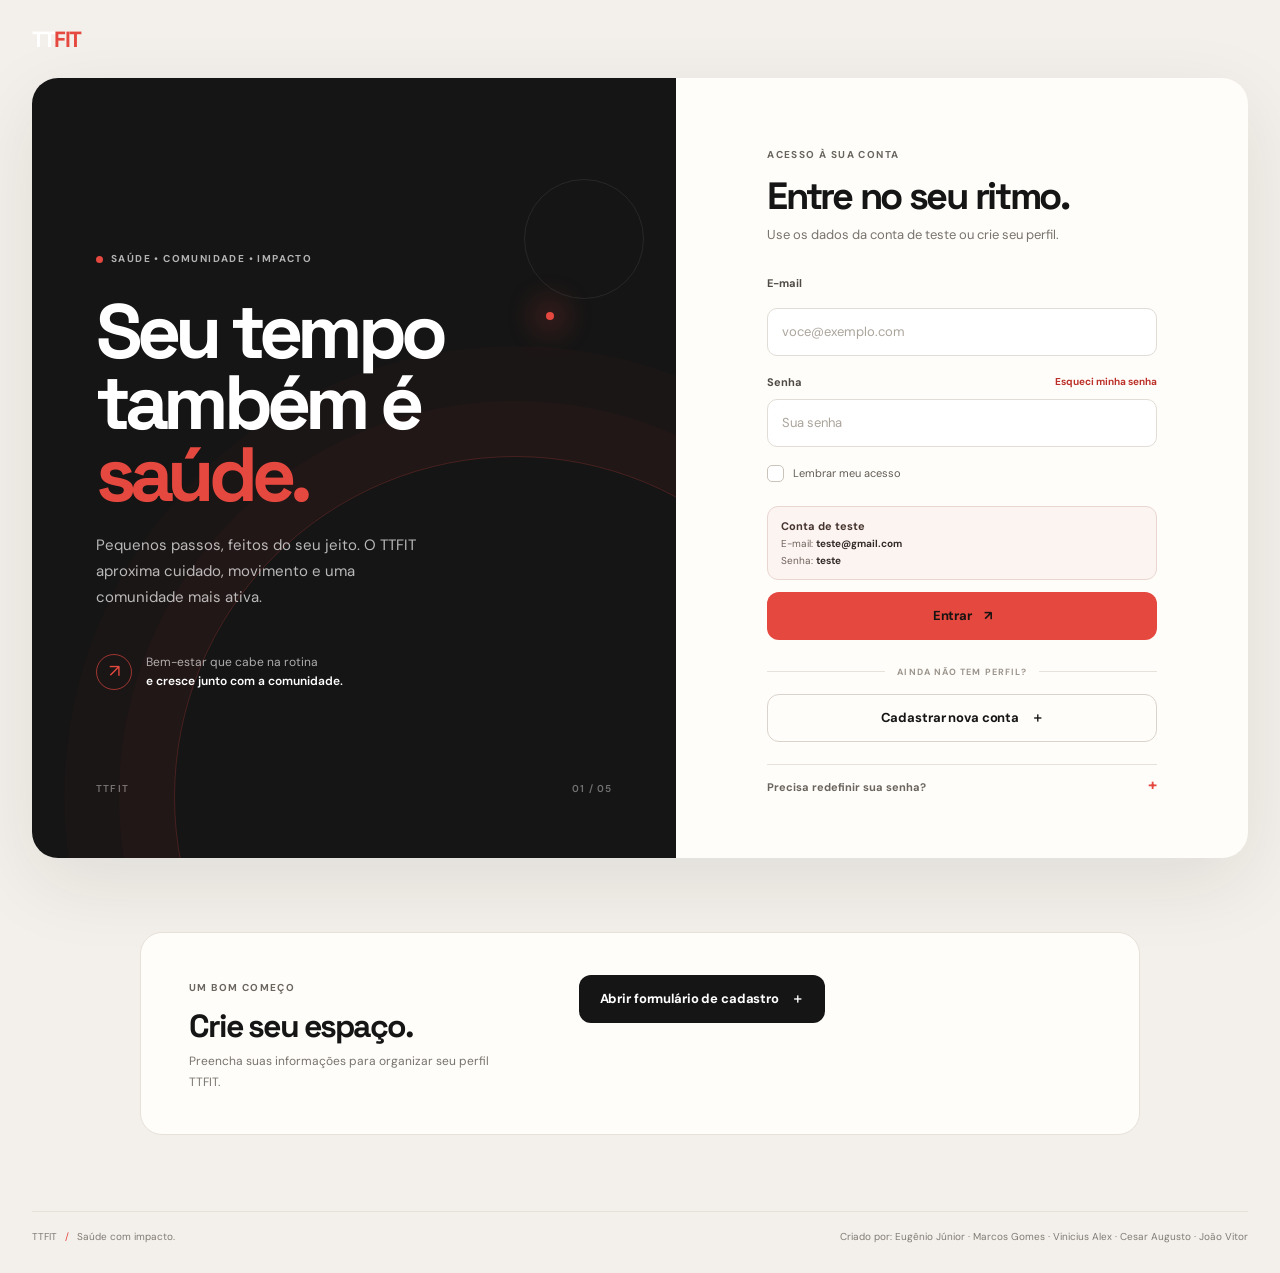
<file: index.html>
<!doctype html>
<html lang="pt-BR">
<head>
  <meta charset="utf-8">
  <meta name="viewport" content="width=device-width, initial-scale=1">
  <meta name="theme-color" content="#151515">
  <meta name="description" content="TTFIT: acompanhe alimentação e movimento no seu ritmo.">
  <title>Entrar | TTFIT</title>
  <link rel="stylesheet" href="styles.css">
  <script defer src="js/demo-store.js"></script>
  <script defer src="js/auth.js"></script>
</head>
<body class="auth-page">
  <a class="skip-link" href="#principal">Pular para o conteúdo</a>
  <header class="auth-topbar">
    <a class="brand-lockup brand-lockup-light" href="index.html" aria-label="TTFIT — início">
      <span class="brand-name">TT<span>FIT</span></span>
    </a>
  </header>

  <main id="principal" class="auth-layout">
    <section class="auth-story" aria-labelledby="story-title">
      <div class="story-orbit story-orbit-one" aria-hidden="true"></div>
      <div class="story-orbit story-orbit-two" aria-hidden="true"></div>
      <div class="story-copy">
        <span class="eyebrow eyebrow-light"><span class="status-dot"></span> SAÚDE • COMUNIDADE • IMPACTO</span>
        <h1 id="story-title">Seu tempo<br>também é<br><span>saúde.</span></h1>
        <p>Pequenos passos, feitos do seu jeito. O TTFIT aproxima cuidado, movimento e uma comunidade mais ativa.</p>
        <div class="story-note">
          <span class="note-mark" aria-hidden="true">↗</span>
          <span>Bem-estar que cabe na rotina<br><strong>e cresce junto com a comunidade.</strong></span>
        </div>
      </div>
      <div class="story-index" aria-hidden="true"><span>TTFIT</span><span>01 / 05</span></div>
    </section>

    <section class="auth-panel" aria-labelledby="login-title">
      <div class="auth-card">
        <span class="eyebrow eyebrow-dark">ACESSO À SUA CONTA</span>
        <h2 id="login-title">Entre no seu ritmo.</h2>
        <p class="auth-intro">Use os dados da conta de teste ou crie seu perfil.</p>

        <form id="login-form" class="form-stack" novalidate>
          <label class="field-label" for="email">E-mail</label>
          <input class="text-input" id="email" name="email" type="email" placeholder="voce@exemplo.com" autocomplete="username" required>

          <div class="field-row field-row-between">
            <label class="field-label" for="password">Senha</label>
            <a class="text-link text-link-small" href="#recuperar">Esqueci minha senha</a>
          </div>
          <input class="text-input" id="password" name="password" type="password" placeholder="Sua senha" autocomplete="current-password" required>

          <label class="check-row" for="remember">
            <input id="remember" name="remember" type="checkbox">
            <span class="check-box" aria-hidden="true"></span>
            <span>Lembrar meu acesso</span>
          </label>

          <aside class="test-account-box" aria-label="Credenciais da conta de teste">
            <div><strong>Conta de teste</strong><span>E-mail: <code>teste@gmail.com</code></span><span>Senha: <code>teste</code></span></div>
          </aside>
          <button class="button button-primary button-wide" type="submit">Entrar <span aria-hidden="true">↗</span></button>
          <p class="form-message" id="login-message" role="status" aria-live="polite"></p>
        </form>

        <div class="auth-divider"><span>AINDA NÃO TEM PERFIL?</span></div>
        <a class="button button-outline button-wide" id="open-signup-link" href="#cadastro">Cadastrar nova conta <span aria-hidden="true">＋</span></a>

        <details class="inline-disclosure recovery-disclosure" id="recuperar">
          <summary>Precisa redefinir sua senha?</summary>
          <div class="disclosure-body">
            <p>A recuperação por e-mail não está habilitada nesta versão. Use a conta de teste ou crie um perfil.</p>
            <form id="recovery-form" class="compact-form" novalidate>
              <label class="field-label" for="recovery-email">E-mail</label>
              <input class="text-input" id="recovery-email" name="email" type="email" placeholder="voce@exemplo.com" required>
              <button class="button button-dark button-wide" type="submit">Ver opções</button>
              <p class="form-message" id="recovery-message" role="status" aria-live="polite"></p>
            </form>
          </div>
        </details>
      </div>
    </section>
  </main>

  <section class="signup-section" id="cadastro" aria-labelledby="signup-title">
    <div class="signup-heading">
      <span class="eyebrow eyebrow-dark">UM BOM COMEÇO</span>
      <h2 id="signup-title">Crie seu espaço.</h2>
      <p>Preencha suas informações para organizar seu perfil TTFIT.</p>
    </div>
    <details class="signup-details" id="signup-details">
      <summary class="button button-dark">Abrir formulário de cadastro <span aria-hidden="true">＋</span></summary>
      <form id="signup-form" class="signup-form" novalidate>
        <div class="form-grid">
          <div><label class="field-label" for="full-name">Nome</label><input class="text-input" id="full-name" name="nome" type="text" placeholder="Seu nome" autocomplete="name" minlength="2" maxlength="60" required></div>
          <div><label class="field-label" for="signup-email">E-mail</label><input class="text-input" id="signup-email" name="email" type="email" placeholder="voce@exemplo.com" autocomplete="email" required></div>
          <div><label class="field-label" for="signup-password">Senha (mínimo 8 caracteres)</label><input class="text-input" id="signup-password" name="senha" type="password" placeholder="Crie uma senha" autocomplete="new-password" minlength="8" required></div>
          <div><label class="field-label" for="age">Idade</label><input class="text-input" id="age" name="idade" type="number" min="13" max="120" placeholder="Ex.: 28" required></div>
          <div><label class="field-label" for="weight">Peso atual (kg)</label><input class="text-input" id="weight" name="peso" type="number" min="20" max="350" step="0.1" placeholder="Ex.: 68,4" required></div>
          <div><label class="field-label" for="height">Altura (cm)</label><input class="text-input" id="height" name="altura" type="number" min="100" max="240" step="1" placeholder="Ex.: 166" required></div>
          <div><label class="field-label" for="activity-level">Atividade física</label><select class="text-input" id="activity-level" name="atividade" required><option value="">Selecione</option><option>Leve</option><option>Moderada</option><option>Intensa</option></select></div>
          <div><label class="field-label" for="focus">Seu foco</label><select class="text-input" id="focus" name="foco" required><option value="">Selecione</option><option>Perda de peso</option><option>Ganho de massa</option><option>Manutenção</option></select></div>
          <div><label class="field-label" for="signup-days">Dias com exercício na semana</label><select class="text-input" id="signup-days" name="dias" required><option value="">Selecione</option><option value="0">0</option><option value="1">1</option><option value="2">2</option><option value="3">3</option><option value="4">4</option><option value="5">5</option><option value="6">6</option><option value="7">7</option></select></div>
        </div>
        <button class="button button-primary" type="submit">Criar perfil <span aria-hidden="true">→</span></button>
        <p class="form-message" id="signup-message" role="status" aria-live="polite"></p>
      </form>
    </details>
  </section>

  <footer class="site-footer auth-footer creators-footer" id="ajuda">
    <span>TTFIT <span class="footer-separator">/</span> Saúde com impacto.</span>
    <span class="creators-names">Criado por: Eugênio Júnior · Marcos Gomes · Vinicius Alex · Cesar Augusto · João Vitor</span>
  </footer>
</body>
</html>
</file>
<file: styles.css>
@import url('https://fonts.googleapis.com/css2?family=DM+Sans:wght@400;500;600;700&family=Space+Grotesk:wght@400;500;600;700&display=swap');

:root {
  color-scheme: light;
  --ink: #151515;
  --ink-soft: #252422;
  --red: #e5483f;
  --red-dark: #bc302a;
  --paper: #f3f0eb;
  --card: #fffdf9;
  --muted: #77736e;
  --line: #e6e1d9;
  --green: #5d7654;
  --radius-lg: 24px;
  --radius-md: 16px;
  --shadow-soft: 0 14px 40px rgba(37, 33, 29, .06);
  --font-body: 'DM Sans', Inter, ui-sans-serif, system-ui, -apple-system, BlinkMacSystemFont, 'Segoe UI', sans-serif;
  --font-display: 'Space Grotesk', 'Arial Narrow', ui-sans-serif, system-ui, sans-serif;
}

* { box-sizing: border-box; }
html { scroll-behavior: smooth; }
body { margin: 0; font-family: var(--font-body); color: var(--ink); -webkit-font-smoothing: antialiased; }
a { color: inherit; text-decoration: none; }
button, input, select { font: inherit; }
button, a, summary { -webkit-tap-highlight-color: transparent; }
button, summary { cursor: pointer; }
img { max-width: 100%; display: block; }
::selection { background: rgba(229, 72, 63, .18); }

.skip-link, .visually-hidden { position: absolute; width: 1px; height: 1px; padding: 0; margin: -1px; overflow: hidden; clip: rect(0, 0, 0, 0); white-space: nowrap; border: 0; }
.skip-link:focus { width: auto; height: auto; margin: 12px; padding: 12px 16px; clip: auto; z-index: 20; border-radius: 10px; background: var(--card); box-shadow: var(--shadow-soft); }
:focus-visible { outline: 3px solid rgba(229, 72, 63, .65); outline-offset: 3px; }

.brand-lockup { display: inline-flex; align-items: center; gap: 10px; width: fit-content; }
.brand-name { font: 700 22px/1 var(--font-display); letter-spacing: -.08em; }
.brand-name > span { color: var(--red); }
.brand-lockup-light .brand-name { color: #fff; }
.brand-lockup-dark .brand-name { color: var(--ink); }

.eyebrow { display: inline-flex; align-items: center; gap: 8px; font: 700 10px/1.4 var(--font-body); letter-spacing: .14em; }
.eyebrow-dark { color: #69655f; }
.eyebrow-light { color: rgba(255,255,255,.68); }
.status-dot, .sample-dot { width: 7px; height: 7px; flex: 0 0 7px; border-radius: 50%; background: var(--red); }

.button { display: inline-flex; align-items: center; justify-content: center; gap: 12px; min-height: 48px; padding: 0 20px; border: 1px solid transparent; border-radius: 12px; font-size: 13px; font-weight: 700; letter-spacing: -.01em; line-height: 1; transition: background-color .18s ease, color .18s ease, border-color .18s ease, transform .18s ease, box-shadow .18s ease; }
.button:hover { transform: translateY(-1px); }
.button-primary { background: var(--red); color: #171311; }
.button-primary:hover { background: #f0574e; box-shadow: 0 8px 22px rgba(229,72,63,.22); }
.button-dark { background: var(--ink); color: #fff; }
.button-dark:hover { background: #363432; }
.button-outline { border-color: #d9d3cb; background: transparent; color: var(--ink); }
.button-outline:hover { border-color: var(--ink); background: #faf8f4; }
.button-wide { width: 100%; }

/* Acesso */
.auth-page { min-height: 100vh; background: var(--paper); }
.auth-topbar { width: min(1320px, calc(100% - 64px)); height: 78px; margin: auto; display: flex; align-items: center; justify-content: space-between; }
.topbar-link { color: #6f6a63; font-size: 12px; font-weight: 600; }
.topbar-link:hover, .text-link:hover { color: var(--red-dark); }
.auth-layout { width: min(1320px, calc(100% - 64px)); min-height: 650px; margin: 0 auto 74px; display: grid; grid-template-columns: 1.06fr .94fr; overflow: hidden; border-radius: 26px; background: var(--card); box-shadow: 0 24px 80px rgba(33,29,24,.09); }
.auth-story { position: relative; isolation: isolate; min-height: 650px; display: flex; flex-direction: column; justify-content: space-between; overflow: hidden; padding: clamp(36px, 5vw, 76px); background: var(--ink); color: #fff; }
.auth-story::before { content: ''; position: absolute; z-index: -1; right: -180px; bottom: -280px; width: 680px; height: 680px; border: 1px solid rgba(229,72,63,.24); border-radius: 50%; box-shadow: 0 0 0 55px rgba(229,72,63,.035), 0 0 0 110px rgba(229,72,63,.025); }
.story-orbit { position: absolute; z-index: -1; border-radius: 50%; pointer-events: none; }
.story-orbit-one { width: 8px; height: 8px; right: 19%; top: 30%; background: var(--red); box-shadow: 0 0 30px 10px rgba(229,72,63,.3); }
.story-orbit-two { right: 5%; top: 13%; width: 120px; height: 120px; border: 1px solid rgba(255,255,255,.08); }
.story-copy { max-width: 470px; margin: auto 0; padding: 46px 0 34px; }
.story-copy h1 { margin: 28px 0 22px; font: 700 clamp(55px, 6vw, 82px)/.93 var(--font-display); letter-spacing: -.075em; }
.story-copy h1 span { color: var(--red); }
.story-copy > p { max-width: 350px; margin: 0; color: rgba(255,255,255,.7); font-size: 15px; line-height: 1.75; }
.story-note { display: flex; align-items: center; gap: 14px; margin-top: 42px; color: rgba(255,255,255,.65); font-size: 12px; line-height: 1.6; }
.story-note strong { color: #fff; font-weight: 600; }
.note-mark { width: 36px; height: 36px; display: grid; place-items: center; border: 1px solid rgba(229,72,63,.65); border-radius: 50%; color: var(--red); font-size: 18px; }
.story-index { display: flex; justify-content: space-between; color: rgba(255,255,255,.4); font: 600 10px/1 var(--font-body); letter-spacing: .12em; }
.auth-panel { display: flex; align-items: center; justify-content: center; padding: clamp(34px, 5vw, 72px); }
.auth-card { width: min(100%, 390px); }
.auth-card h2, .signup-heading h2 { margin: 13px 0 8px; font: 700 clamp(29px, 3vw, 38px)/1.08 var(--font-display); letter-spacing: -.06em; }
.auth-intro { margin: 0 0 30px; color: var(--muted); font-size: 13px; line-height: 1.6; }
.form-stack { display: flex; flex-direction: column; gap: 10px; }
.field-label { display: block; margin-bottom: 8px; color: #4e4a45; font-size: 11px; font-weight: 700; }
.field-row { display: flex; align-items: center; }
.field-row-between { justify-content: space-between; margin-top: 9px; }
.field-row-between .field-label { margin: 0; }
.text-link { color: var(--red-dark); font-size: 12px; font-weight: 700; }
.text-link-small { font-size: 10px; }
.text-input { width: 100%; min-height: 48px; padding: 0 14px; border: 1px solid #e1ddd6; border-radius: 10px; background: #fff; color: var(--ink); font-size: 13px; outline: none; transition: border-color .18s ease, box-shadow .18s ease, background-color .18s ease; }
.text-input::placeholder { color: #aaa49b; }
.text-input:focus { border-color: var(--red); box-shadow: 0 0 0 3px rgba(229,72,63,.11); }
.check-row { position: relative; display: flex; align-items: center; gap: 9px; margin: 8px 0 10px; color: #625d56; font-size: 11px; cursor: pointer; }
.check-row input { position: absolute; width: 18px; height: 18px; opacity: 0; }
.check-box { width: 17px; height: 17px; display: grid; flex: 0 0 17px; place-items: center; border: 1px solid #c9c3ba; border-radius: 5px; background: #fff; }
.check-row input:checked + .check-box { border-color: var(--red); background: var(--red); }
.check-row input:checked + .check-box::after { content: '✓'; color: #171311; font-size: 11px; font-weight: 800; }
.check-row input:focus-visible + .check-box { outline: 3px solid rgba(229,72,63,.35); outline-offset: 2px; }
.demo-note { margin: 10px 0 0; color: #89847c; font-size: 10px; line-height: 1.55; }
.auth-divider { display: flex; align-items: center; gap: 12px; margin: 26px 0 16px; color: #9b958d; font-size: 9px; font-weight: 700; letter-spacing: .12em; }
.auth-divider::before, .auth-divider::after { content: ''; height: 1px; flex: 1; background: var(--line); }
.inline-disclosure { border-top: 1px solid var(--line); }
.recovery-disclosure { margin-top: 22px; padding-top: 15px; }
.inline-disclosure summary { list-style: none; color: #69645d; font-size: 11px; font-weight: 700; }
.inline-disclosure summary::-webkit-details-marker, .signup-details summary::-webkit-details-marker, .quick-edit summary::-webkit-details-marker { display: none; }
.inline-disclosure summary::after { content: '+'; float: right; color: var(--red); font-size: 16px; line-height: 10px; }
.inline-disclosure[open] summary::after, .quick-edit[open] summary .chevron { transform: rotate(180deg); }
.disclosure-body { padding-top: 10px; }
.disclosure-body p { margin: 0 0 13px; color: var(--muted); font-size: 11px; line-height: 1.55; }
.compact-form { display: grid; gap: 8px; }
.compact-form .field-label { margin: 0; }
.compact-form .button { margin-top: 4px; }

.signup-section { width: min(1000px, calc(100% - 64px)); margin: 0 auto 76px; padding: 42px 48px; display: grid; grid-template-columns: .8fr 1.2fr; gap: 48px; border: 1px solid #e6e1d9; border-radius: 22px; background: #fffdf9; }
.signup-heading h2 { font-size: 32px; }
.signup-heading p { max-width: 300px; margin: 0; color: var(--muted); font-size: 12px; line-height: 1.7; }
.signup-details > summary { list-style: none; width: fit-content; min-height: 48px; }
.signup-details[open] > summary { margin-bottom: 22px; }
.signup-details[open] > summary span { transform: rotate(45deg); }
.signup-form { display: grid; gap: 18px; }
.form-grid { display: grid; grid-template-columns: repeat(2, minmax(0,1fr)); gap: 14px 12px; }
.form-grid .field-label { margin-bottom: 7px; }
.signup-form > .button { justify-self: start; }
.site-footer { width: min(1320px, calc(100% - 64px)); margin: 0 auto; display: flex; align-items: center; justify-content: space-between; padding: 20px 0 28px; color: #807b74; font-size: 10px; }
.site-footer a { color: var(--ink); font-weight: 700; }
.footer-separator { padding: 0 5px; color: var(--red); }

/* Área logada */
.app-page { min-height: 100vh; background: var(--paper); }
.app-shell { min-height: 100vh; display: grid; grid-template-columns: 236px minmax(0,1fr); }
.sidebar { position: sticky; top: 0; height: 100vh; display: flex; flex-direction: column; padding: 32px 18px 20px; border-right: 1px solid #e4dfd7; background: #f8f6f1; }
.sidebar .brand-lockup { padding: 0 12px; }
.sidebar-caption { margin: 56px 12px 12px; color: #aaa39a; font-size: 9px; font-weight: 700; letter-spacing: .16em; }
.side-nav { display: grid; gap: 5px; }
.nav-item { min-height: 45px; display: flex; align-items: center; gap: 12px; padding: 0 13px; border-radius: 10px; color: #736e67; font-size: 12px; font-weight: 600; transition: background-color .16s ease, color .16s ease; }
.nav-item:hover { background: #eee9e1; color: var(--ink); }
.nav-item-active { background: var(--ink); color: #fff; }
.nav-item-active:hover { background: #30302e; color: #fff; }
.nav-icon { width: 18px; color: var(--red); font-size: 16px; text-align: center; }
.nav-item-active .nav-icon { color: var(--red); }
.sidebar-bottom { margin-top: auto; }
.sidebar-prompt { margin: 0 12px 25px; }
.prompt-line { width: 24px; height: 3px; display: block; margin-bottom: 13px; background: var(--red); }
.sidebar-prompt p { margin: 0; color: #77716a; font-size: 11px; line-height: 1.65; }
.sidebar-prompt strong { color: var(--ink); }
.nav-item-muted { color: #918b83; font-size: 10px; }
.app-main { min-width: 0; }
.workspace-header { height: 76px; display: flex; align-items: center; justify-content: space-between; padding: 0 clamp(24px, 4vw, 58px); border-bottom: 1px solid #e4dfd7; background: rgba(248,246,241,.68); }
.breadcrumb { display: flex; align-items: center; gap: 10px; color: #a19b92; font-size: 9px; font-weight: 700; letter-spacing: .13em; }
.breadcrumb a { color: #8d877f; }
.breadcrumb strong { color: #59554f; }
.header-actions { display: flex; align-items: center; gap: 18px; }
.language-control { position: relative; }
.language-control summary { display: flex; align-items: center; gap: 7px; list-style: none; color: #77716a; font-size: 10px; }
.language-control summary::-webkit-details-marker { display: none; }
.language-control summary > span:first-child { color: var(--red-dark); font-size: 13px; }
.language-control summary strong { color: var(--ink); font-size: 10px; }
.chevron { display: inline-block; color: #aaa39a; font-size: 14px; transition: transform .16s ease; }
.language-control[open] > summary .chevron { transform: rotate(180deg); }
.language-menu { position: absolute; z-index: 4; top: calc(100% + 12px); right: 0; width: 190px; padding: 14px; border: 1px solid var(--line); border-radius: 12px; background: var(--card); box-shadow: var(--shadow-soft); }
.language-menu > span { display: flex; justify-content: space-between; padding: 6px 0; color: #605b54; font-size: 11px; }
.language-menu small { color: var(--red-dark); font-size: 8px; font-weight: 700; letter-spacing: .08em; }
.language-menu .language-disabled { color: #aaa49b; }
.language-menu p { margin: 9px 0 0; padding-top: 9px; border-top: 1px solid var(--line); color: #99938a; font-size: 9px; line-height: 1.4; }
.user-chip { display: flex; align-items: center; gap: 9px; color: #55514a; font-size: 10px; font-weight: 700; }
.user-avatar { width: 31px; height: 31px; display: grid; place-items: center; border-radius: 50%; background: #e8d5ca; color: #5b3730; font: 700 10px var(--font-display); }
.page-content { width: min(1180px, 100%); margin: 0 auto; padding: 43px clamp(24px, 4vw, 58px) 48px; }
.dashboard-intro { display: flex; align-items: end; justify-content: space-between; gap: 28px; margin-bottom: 35px; }
.dashboard-intro h1, .food-intro h1 { margin: 14px 0 12px; font: 700 clamp(38px, 4.5vw, 57px)/.99 var(--font-display); letter-spacing: -.07em; }
.red-period { color: var(--red); }
.intro-light { color: #827c74; font-weight: 500; }
.dashboard-intro p, .food-intro > p { margin: 0; color: #79746d; font-size: 13px; line-height: 1.6; }
.intro-cta { flex: 0 0 auto; margin-bottom: 5px; }
.section-heading { display: flex; align-items: end; justify-content: space-between; gap: 20px; margin-bottom: 14px; }
.section-heading h2 { margin: 5px 0 0; font: 700 22px/1.15 var(--font-display); letter-spacing: -.045em; }
.sample-label { display: inline-flex; align-items: center; gap: 7px; color: #938d85; font-size: 8px; font-weight: 700; letter-spacing: .1em; }
.sample-dot { width: 6px; height: 6px; flex-basis: 6px; background: #9c8768; }
.profile-panel, .ranking-panel { border: 1px solid #e7e2da; border-radius: var(--radius-md); background: var(--card); box-shadow: var(--shadow-soft); }
.profile-panel { padding: 17px; }
.metric-grid { display: grid; grid-template-columns: repeat(5,minmax(0,1fr)); gap: 9px; }
.metric-card { min-height: 118px; display: flex; flex-direction: column; align-items: flex-start; padding: 15px 13px; border: 1px solid #eee9e2; border-radius: 11px; background: #fff; }
.metric-label { color: #999289; font-size: 8px; font-weight: 700; letter-spacing: .1em; }
.metric-value { margin-top: 13px; font: 700 25px/1 var(--font-display); letter-spacing: -.06em; white-space: nowrap; }
.metric-value small { color: #746e66; font: 600 10px/1 var(--font-body); letter-spacing: 0; }
.metric-caption { margin-top: auto; padding-top: 10px; color: #a09a91; font-size: 9px; }
.metric-card-focus { background: #f8f5ef; }
.focus-value { margin-top: 10px; color: #8f302b; font: 700 16px/1.08 var(--font-display); letter-spacing: -.035em; }
.metric-card-days { background: #221f1d; border-color: #221f1d; color: #fff; }
.metric-card-days .metric-label, .metric-card-days .metric-value small { color: rgba(255,255,255,.58); }
.metric-card-days .metric-caption { color: rgba(255,255,255,.5); }
.quick-edit { margin-top: 14px; border-top: 1px solid #eee9e2; }
.quick-edit > summary { display: flex; align-items: center; gap: 9px; padding: 14px 2px 1px; list-style: none; color: #5e5952; font-size: 10px; font-weight: 700; }
.quick-edit > summary .chevron { margin-left: auto; }
.edit-symbol { color: var(--red-dark); font-size: 15px; }
.edit-content { padding-top: 14px; }
.edit-content > p { margin: 0 0 14px; color: #89837a; font-size: 10px; line-height: 1.5; }
.edit-form { display: grid; grid-template-columns: repeat(3,minmax(0,1fr)); gap: 12px; align-items: end; }
.edit-form label .text-input { min-height: 42px; font-size: 11px; }
.edit-form .field-label { margin-bottom: 6px; }
.edit-form .button { min-height: 42px; padding: 0 12px; font-size: 10px; }
.dashboard-grid { display: grid; grid-template-columns: minmax(0,1.4fr) minmax(260px,.8fr); gap: 18px; align-items: stretch; margin-top: 0; }
.ranking-section { min-width: 0; display: flex; flex-direction: column; }
.section-heading-compact { margin-bottom: 14px; }
.ranking-period { color: #a09990; font-size: 8px; font-weight: 700; letter-spacing: .1em; }
.ranking-period span { padding-left: 4px; color: var(--red); font-size: 12px; }
.ranking-panel { flex: 1; padding: 4px 16px 11px; }
.ranking-list { margin: 0; padding: 0; list-style: none; }
.ranking-row { min-height: 69px; display: grid; grid-template-columns: 25px 36px minmax(0,1fr) auto; align-items: center; gap: 10px; border-bottom: 1px solid #efebe5; }
.ranking-row:last-child { border-bottom: 0; }
.ranking-row-you { margin: 0 -8px; padding: 0 8px; border-radius: 10px; background: #fcf4f1; }
.rank-number { color: #9d968d; font: 700 11px var(--font-display); }
.rank-avatar { width: 34px; height: 34px; display: grid; place-items: center; border-radius: 50%; font: 700 9px var(--font-display); }
.rank-avatar-red { background: #f4d9d4; color: #943f37; }
.rank-avatar-dark { background: var(--ink); color: #fff; }
.rank-avatar-cream { background: #e9e4db; color: #575148; }
.rank-person { min-width: 0; display: grid; gap: 4px; }
.rank-person strong { overflow: hidden; color: #37332f; font-size: 11px; text-overflow: ellipsis; white-space: nowrap; }
.rank-person em { margin-left: 4px; color: var(--red-dark); font: 700 7px var(--font-body); letter-spacing: .08em; font-style: normal; }
.rank-person small, .rank-count small { color: #9e988f; font-size: 8px; }
.rank-count { display: grid; justify-items: end; gap: 3px; }
.rank-count strong { font: 700 16px var(--font-display); }
.ranking-footnote { margin: 3px 0 0; padding: 10px 0 0; border-top: 1px solid #efebe5; color: #a49d95; font-size: 8px; }
.impact-column { min-width: 0; display: flex; }
.impact-card { position: relative; flex: 1; min-height: 242px; overflow: hidden; padding: 22px; border-radius: var(--radius-md); background: var(--ink); color: #fff; }
.impact-card::after { content: ''; position: absolute; right: -48px; bottom: -77px; width: 205px; height: 205px; border: 1px solid rgba(229,72,63,.35); border-radius: 50%; box-shadow: 0 0 0 25px rgba(229,72,63,.05), 0 0 0 50px rgba(229,72,63,.035); }
.impact-index { position: relative; z-index: 1; color: rgba(255,255,255,.44); font: 700 9px var(--font-display); letter-spacing: .12em; }
.impact-index span { font: 600 8px var(--font-body); }
.impact-mark { position: relative; z-index: 1; display: flex; align-items: end; gap: 4px; height: 29px; margin-top: 19px; }
.impact-mark span { width: 4px; border-radius: 4px; background: var(--red); }
.impact-mark span:nth-child(1) { height: 12px; }
.impact-mark span:nth-child(2) { height: 22px; }
.impact-mark span:nth-child(3) { height: 17px; }
.impact-card h2 { position: relative; z-index: 1; margin: 13px 0 7px; font: 700 22px var(--font-display); letter-spacing: -.05em; }
.impact-card p { position: relative; z-index: 1; max-width: 260px; margin: 0; color: rgba(255,255,255,.63); font-size: 10px; line-height: 1.7; }
.impact-tag { position: absolute; z-index: 1; left: 22px; bottom: 20px; color: rgba(255,255,255,.5); font-size: 7px; font-weight: 700; letter-spacing: .12em; }
.disclaimer { margin: 20px 0 0; color: #a19a91; font-size: 9px; line-height: 1.6; }

/* Consulta alimentar */
.food-page-content { padding-top: 40px; }
.food-intro { margin-bottom: 27px; }
.food-intro h1 { margin-bottom: 12px; }
.search-panel { padding: 20px; border: 1px solid #e5e0d8; border-radius: var(--radius-md); background: var(--card); box-shadow: var(--shadow-soft); }
.search-panel h2 { margin: 0 0 14px; font: 700 16px var(--font-display); letter-spacing: -.03em; }
.search-form { display: flex; align-items: center; gap: 11px; }
.search-symbol { margin-left: 4px; color: #938c83; font-size: 21px; }
.search-input { min-width: 0; min-height: 48px; flex: 1; padding: 0 10px; border: 0; border-bottom: 1px solid #ded8cf; border-radius: 0; outline: 0; background: transparent; color: var(--ink); font-size: 13px; }
.search-input:focus { border-color: var(--red); box-shadow: 0 1px 0 var(--red); }
.search-form .button { min-width: 134px; }
.food-result-section { margin-top: 28px; }
.result-heading { display: flex; align-items: end; justify-content: space-between; gap: 15px; margin-bottom: 13px; }
.result-heading h2 { margin: 5px 0 0; font: 700 24px var(--font-display); letter-spacing: -.05em; }
.portion-badge { padding: 8px 10px; border: 1px solid #ded8cf; border-radius: 8px; color: #8e877f; font-size: 8px; font-weight: 700; letter-spacing: .09em; }
.portion-badge strong { padding-left: 4px; color: var(--ink); font-size: 9px; }
.nutrition-card { display: grid; grid-template-columns: minmax(240px,.82fr) minmax(0,1.18fr); overflow: hidden; border: 1px solid #e4ded6; border-radius: var(--radius-lg); background: var(--card); box-shadow: var(--shadow-soft); }
.food-photo-wrap { position: relative; min-height: 295px; overflow: hidden; background: #272522; }
.food-photo { width: 100%; height: 100%; position: absolute; inset: 0; object-fit: cover; }
.photo-caption { position: absolute; left: 15px; bottom: 15px; padding: 7px 9px; border: 1px solid rgba(255,255,255,.28); border-radius: 6px; background: rgba(17,16,15,.55); color: #fff; font-size: 7px; font-weight: 700; letter-spacing: .14em; }
.nutrition-details { display: flex; flex-direction: column; padding: clamp(22px,3vw,37px); }
.energy-block { display: grid; gap: 11px; padding-bottom: 20px; border-bottom: 1px solid #eee9e2; }
.energy-block > strong { color: var(--ink); font: 700 clamp(41px,5vw,56px)/1 var(--font-display); letter-spacing: -.07em; }
.energy-block > strong small { color: #7f7871; font: 600 15px var(--font-body); letter-spacing: 0; }
.energy-caption { color: #9a938a; font-size: 9px; }
.nutrient-list { display: grid; gap: 0; padding: 9px 0 4px; }
.nutrient-row { min-height: 47px; display: flex; align-items: center; justify-content: space-between; gap: 10px; border-bottom: 1px solid #f0ece6; color: #625d56; font-size: 11px; }
.nutrient-row > span { display: flex; align-items: center; gap: 9px; }
.nutrient-row > strong { color: #292724; font: 700 13px var(--font-display); }
.nutrient-row > strong small { color: #777169; font: 600 9px var(--font-body); }
.nutrient-bullet { width: 7px; height: 7px; display: inline-block; border-radius: 50%; }
.nutrient-bullet-red { background: var(--red); }
.nutrient-bullet-dark { background: #817b72; }
.nutrient-na { color: #8a837a !important; font: 600 9px var(--font-body) !important; }
.source-note { margin: 12px 0 0; color: #8e887f; font-size: 9px; line-height: 1.6; }
.source-link { width: fit-content; display: inline-flex; gap: 7px; margin-top: auto; padding-top: 17px; color: var(--red-dark); font-size: 10px; font-weight: 700; }
.source-link:hover { color: #85241f; }
.back-button { margin-top: 20px; }
.food-page-content .disclaimer { max-width: 690px; margin-top: 16px; }

@media (max-width: 1100px) {
  .app-shell { grid-template-columns: 204px minmax(0,1fr); }
  .sidebar { padding-right: 13px; padding-left: 13px; }
  .metric-grid { grid-template-columns: repeat(3,minmax(0,1fr)); }
  .metric-card { min-height: 108px; }
  .dashboard-grid { grid-template-columns: minmax(0,1.15fr) minmax(240px,.85fr); }
  .signup-section { grid-template-columns: 1fr; gap: 22px; }
}
@media (max-width: 820px) {
  .auth-topbar, .auth-layout, .site-footer { width: min(100% - 36px, 680px); }
  .auth-layout { grid-template-columns: 1fr; margin-bottom: 42px; }
  .auth-story { min-height: 390px; padding: 30px; }
  .story-copy { padding: 28px 0 20px; }
  .story-copy h1 { margin-top: 19px; font-size: clamp(48px, 10vw, 66px); }
  .story-copy > p { max-width: 470px; font-size: 13px; }
  .story-note { margin-top: 24px; }
  .story-index { margin-top: 12px; }
  .auth-panel { padding: 42px 24px; }
  .signup-section { width: min(100% - 36px, 680px); padding: 30px 26px; }
  .app-shell { grid-template-columns: 1fr; }
  .sidebar { position: sticky; z-index: 3; top: 0; height: auto; display: grid; grid-template-columns: auto minmax(0,1fr); align-items: center; gap: 16px; padding: 12px 20px; border-right: 0; border-bottom: 1px solid #e4dfd7; }
  .sidebar .brand-lockup { padding: 0; }
  .sidebar-caption, .sidebar-bottom { display: none; }
  .side-nav { display: flex; justify-content: flex-end; gap: 3px; overflow-x: auto; }
  .nav-item { min-height: 38px; flex: 0 0 auto; gap: 7px; padding: 0 10px; font-size: 10px; }
  .workspace-header { height: 65px; padding: 0 22px; }
  .page-content { padding: 34px 22px 42px; }
  .dashboard-grid { grid-template-columns: minmax(0,1fr) minmax(220px,.85fr); }
}
@media (max-width: 620px) {
  .auth-topbar { height: 64px; }
  .auth-layout { width: 100%; margin-bottom: 34px; border-radius: 0; box-shadow: none; }
  .auth-story { min-height: 350px; padding: 25px 23px; }
  .auth-panel { padding: 34px 23px 40px; }
  .auth-card h2 { font-size: 32px; }
  .signup-section { width: calc(100% - 28px); padding: 26px 21px; gap: 20px; }
  .signup-heading h2 { font-size: 29px; }
  .form-grid { grid-template-columns: 1fr; }
  .site-footer { width: calc(100% - 36px); font-size: 9px; }
  .app-shell { display: block; }
  .sidebar { display: block; padding: 10px 14px 8px; }
  .sidebar .brand-lockup { display: none; }
  .side-nav { justify-content: flex-start; }
  .nav-item { min-height: 37px; }
  .workspace-header { height: 58px; padding: 0 15px; }
  .breadcrumb { gap: 6px; font-size: 8px; }
  .header-actions { gap: 10px; }
  .language-control summary { gap: 4px; font-size: 9px; }
  .language-control summary > span:first-child { display: none; }
  .user-chip { gap: 6px; font-size: 9px; }
  .user-avatar { width: 28px; height: 28px; }
  .page-content { padding: 29px 15px 35px; }
  .dashboard-intro { display: block; margin-bottom: 28px; }
  .dashboard-intro h1, .food-intro h1 { font-size: 43px; }
  .intro-cta { margin-top: 19px; }
  .section-heading { align-items: start; flex-direction: column; gap: 9px; }
  .section-heading h2 { font-size: 20px; }
  .metric-grid { grid-template-columns: repeat(2,minmax(0,1fr)); }
  .metric-card { min-height: 102px; padding: 13px 11px; }
  .metric-value { font-size: 23px; }
  .metric-card-days { grid-column: 1 / -1; min-height: 92px; }
  .edit-form { grid-template-columns: repeat(2,minmax(0,1fr)); }
  .edit-form .button { grid-column: 1 / -1; }
  .dashboard-grid { grid-template-columns: 1fr; gap: 25px; margin-top: 0; }
  .impact-card { min-height: 225px; }
  .sample-label { margin-top: 2px; }
  .food-intro { margin-bottom: 22px; }
  .search-panel { padding: 16px; }
  .search-form { gap: 5px; }
  .search-symbol { display: none; }
  .search-input { padding: 0 8px; font-size: 12px; }
  .search-form .button { min-width: auto; min-height: 44px; padding: 0 12px; font-size: 11px; }
  .result-heading { align-items: start; }
  .result-heading h2 { font-size: 22px; }
  .nutrition-card { grid-template-columns: 1fr; border-radius: 18px; }
  .food-photo-wrap { min-height: 220px; }
  .nutrition-details { padding: 22px; }
  .back-button { width: 100%; }
}
@media (max-width: 380px) {
  .user-chip > span:last-child { display: none; }
  .breadcrumb { letter-spacing: .08em; }
  .nav-item { padding: 0 8px; font-size: 9px; }
  .nav-icon { width: 14px; }
  .rank-person strong { font-size: 10px; }
  .rank-row { gap: 6px; }
  .portion-badge { padding: 7px; font-size: 7px; }
}

/* Interações locais e comunidade */
.form-message { margin: 2px 0 0; color: #6f6a63; font-size: 11px; line-height: 1.5; }
.form-message:empty { display: none; }
.form-message.is-error { color: #a52f29; }
.form-message.is-success { color: #486b3e; }
.button:disabled { cursor: wait; opacity: .62; transform: none; }
.demo-account-box { display: flex; align-items: center; justify-content: space-between; gap: 14px; margin: 4px 0 2px; padding: 12px 13px; border: 1px solid #ead6d0; border-radius: 11px; background: #fcf4f1; }
.demo-account-box > div { display: grid; gap: 4px; color: #6f625c; font-size: 10px; }
.demo-account-box strong { color: #45332e; font-size: 11px; }
.demo-account-box code { color: #332b27; font: 700 10px var(--font-body); }
.signup-details[open] { width: 100%; }
.signup-details[open] .signup-form { margin-top: 5px; }
.food-chips { display: flex; flex-wrap: wrap; gap: 7px; margin-top: 14px; }
.food-chip { min-height: 30px; padding: 0 11px; border: 1px solid #e4ded6; border-radius: 999px; background: #fff; color: #625c55; font-size: 10px; font-weight: 600; transition: border-color .16s ease, background-color .16s ease, color .16s ease; }
.food-chip:hover, .food-chip:focus-visible { border-color: var(--red); background: #fcf4f1; color: #8e302a; }
.food-photo-wrap[data-art="frango"] { background: radial-gradient(ellipse at 55% 44%, #d7b598 0 20%, transparent 21%), radial-gradient(ellipse at 40% 56%, #b98669 0 17%, transparent 18%), linear-gradient(135deg, #493b34, #211e1b); }
.food-photo-wrap[data-art="arroz"] { background: radial-gradient(ellipse at 50% 45%, #f5ead7 0 23%, transparent 24%), radial-gradient(ellipse at 50% 55%, #d8c7a9 0 33%, transparent 34%), linear-gradient(135deg, #6b5942, #29241f); }
.food-photo-wrap[data-art="feijao"] { background: radial-gradient(ellipse at 50% 50%, #8d5337 0 22%, transparent 23%), radial-gradient(ellipse at 48% 54%, #bd8a5c 0 32%, transparent 33%), linear-gradient(135deg, #423329, #201b18); }
.food-photo-wrap[data-art="macarrao"] { background: radial-gradient(ellipse at 47% 47%, #e9c77d 0 5%, transparent 6%), radial-gradient(ellipse at 56% 52%, #ca9e4e 0 17%, transparent 18%), linear-gradient(135deg, #50402c, #211e1a); }
.food-photo-wrap[data-art="default"] { background: linear-gradient(135deg, #55453b, #211e1b); }
.food-art-label { position: absolute; inset: 0; display: grid; place-items: center; padding: 25px; color: rgba(255,255,255,.88); font: 700 clamp(18px,2.5vw,28px)/1.1 var(--font-display); letter-spacing: .08em; text-align: center; text-transform: uppercase; text-shadow: 0 2px 12px rgba(0,0,0,.35); }
.is-hidden { display: none !important; }
.nutrient-note { margin: -2px 0 8px 16px; color: #918a81; font-size: 9px; line-height: 1.45; }
.community-intro { display: flex; align-items: end; justify-content: space-between; gap: 25px; margin-bottom: 25px; }
.community-intro h1 { margin: 14px 0 12px; font: 700 clamp(38px,4.5vw,57px)/.99 var(--font-display); letter-spacing: -.07em; }
.community-intro p { max-width: 570px; margin: 0; color: #79746d; font-size: 13px; line-height: 1.65; }
.community-week { flex: 0 0 auto; padding-bottom: 5px; color: #a09990; font-size: 8px; font-weight: 700; letter-spacing: .1em; }
.community-week span { padding-left: 4px; color: var(--red); font-size: 12px; }
.community-notice { display: flex; align-items: start; gap: 13px; margin-bottom: 23px; padding: 15px 17px; border: 1px solid #ead6d0; border-radius: 13px; background: #fcf4f1; }
.community-notice-mark { width: 25px; height: 25px; display: grid; flex: 0 0 25px; place-items: center; border-radius: 50%; background: var(--red); color: #211c1a; font: 700 13px var(--font-display); }
.community-notice h2 { margin: 0 0 4px; color: #45332e; font: 700 12px var(--font-display); }
.community-notice p { margin: 0; color: #786c65; font-size: 10px; line-height: 1.6; }
.community-layout { display: grid; grid-template-columns: minmax(0,1.35fr) minmax(250px,.75fr); gap: 18px; align-items: start; }
.community-ranking-card { padding: 20px; border: 1px solid #e7e2da; border-radius: var(--radius-md); background: var(--card); box-shadow: var(--shadow-soft); }
.community-list { margin: 0; padding: 0; list-style: none; }
.community-row { min-height: 76px; display: grid; grid-template-columns: 28px 38px minmax(0,1fr) auto; align-items: center; gap: 11px; border-bottom: 1px solid #efebe5; }
.community-row:last-child { border-bottom: 0; }
.community-row-you { margin: 0 -9px; padding: 0 9px; border-radius: 10px; background: #fcf4f1; }
.community-side-column { display: grid; gap: 11px; }
.community-impact-card { min-height: 260px; }
.community-page-content .disclaimer { max-width: 700px; }

@media (max-width: 820px) {
  .community-layout { grid-template-columns: 1fr; }
  .community-intro { align-items: start; }
}
@media (max-width: 620px) {
  .community-intro { display: block; }
  .community-intro h1 { font-size: 43px; }
  .community-week { display: inline-block; margin-top: 17px; }
  .community-ranking-card { padding: 15px; }
  .community-row { grid-template-columns: 22px 34px minmax(0,1fr) auto; gap: 7px; }
  .community-row .rank-person strong { font-size: 10px; }
  .community-row .rank-person small { font-size: 7px; }
  .community-notice { padding: 13px; }
  .demo-account-box { align-items: start; }
  .food-chips { gap: 6px; }
  .food-chip { padding: 0 9px; }
}
@media (prefers-reduced-motion: reduce) {
  *, *::before, *::after { scroll-behavior: auto !important; transition-duration: .01ms !important; animation-duration: .01ms !important; animation-iteration-count: 1 !important; }
}


/* Menu do usuário e página Perfil */
.user-control { position: relative; }
.user-control > summary { list-style: none; }
.user-control > summary::-webkit-details-marker { display: none; }
.user-chip { padding: 0; border: 0; background: transparent; cursor: pointer; }
.user-chip:focus-visible { outline: 3px solid rgba(229,72,63,.45); outline-offset: 4px; border-radius: 24px; }
.user-control[open] > summary .user-chevron { transform: rotate(180deg); }
.user-menu { position: absolute; z-index: 6; top: calc(100% + 12px); right: 0; width: 176px; padding: 7px; border: 1px solid var(--line); border-radius: 12px; background: var(--card); box-shadow: var(--shadow-soft); }
.user-menu-item { width: 100%; min-height: 39px; display: flex; align-items: center; justify-content: space-between; gap: 10px; padding: 0 10px; border: 0; border-radius: 8px; background: transparent; color: #625d56; font: 600 11px var(--font-body); text-align: left; }
.user-menu-item:hover, .user-menu-item:focus-visible { background: #f5eee9; color: var(--red-dark); }
.user-menu-logout { border-top: 1px solid var(--line); border-radius: 0 0 8px 8px; color: #8a302a; }
.profile-settings { max-width: 850px; }
.profile-settings-panel { padding: clamp(18px, 3vw, 30px); }
.profile-identity { display: flex; align-items: center; gap: 14px; padding-bottom: 20px; border-bottom: 1px solid #eee9e2; }
.profile-identity-avatar { width: 48px; height: 48px; display: grid; flex: 0 0 48px; place-items: center; border-radius: 50%; background: #e8d5ca; color: #5b3730; font: 700 14px var(--font-display); }
.profile-identity h3 { margin: 0; color: var(--ink); font: 700 17px var(--font-display); letter-spacing: -.03em; }
.profile-identity p { margin: 4px 0 0; color: #858078; font-size: 11px; }
.profile-form { display: grid; gap: 18px; margin-top: 22px; }
.profile-form .field-label { margin-bottom: 7px; }
.profile-form .text-input { min-height: 44px; }
.profile-form > .button { justify-self: start; }
.local-note { margin: 10px 0 0; color: #89847c; font-size: 10px; line-height: 1.55; }
.test-account-box { display: flex; align-items: center; justify-content: space-between; gap: 14px; margin: 4px 0 2px; padding: 12px 13px; border: 1px solid #ead6d0; border-radius: 11px; background: #fcf4f1; }
.test-account-box > div { display: grid; gap: 4px; color: #6f625c; font-size: 10px; }
.test-account-box strong { color: #45332e; font-size: 11px; }
.test-account-box code { color: #332b27; font: 700 10px var(--font-body); }
@media (max-width: 620px) {
  .profile-form > .button { width: 100%; }
  .test-account-box { align-items: start; }
}
@media (max-width: 380px) {
  .user-name { display: none; }
}

/* Rodapé discreto com os criadores do projeto. */
.creators-footer { gap: 16px; flex-wrap: wrap; border-top: 1px solid var(--line, #e8e4df); margin-top: 28px; padding-top: 16px; }
.creators-footer > span:last-child, .creators-names { color: #807b74; font-size: 10px; line-height: 1.7; text-align: right; }
.auth-footer { align-items: baseline; }
@media (max-width: 640px) { .creators-footer { align-items: flex-start; flex-direction: column; gap: 4px; } .creators-footer > span:last-child, .creators-names { text-align: left; } }
</file>
